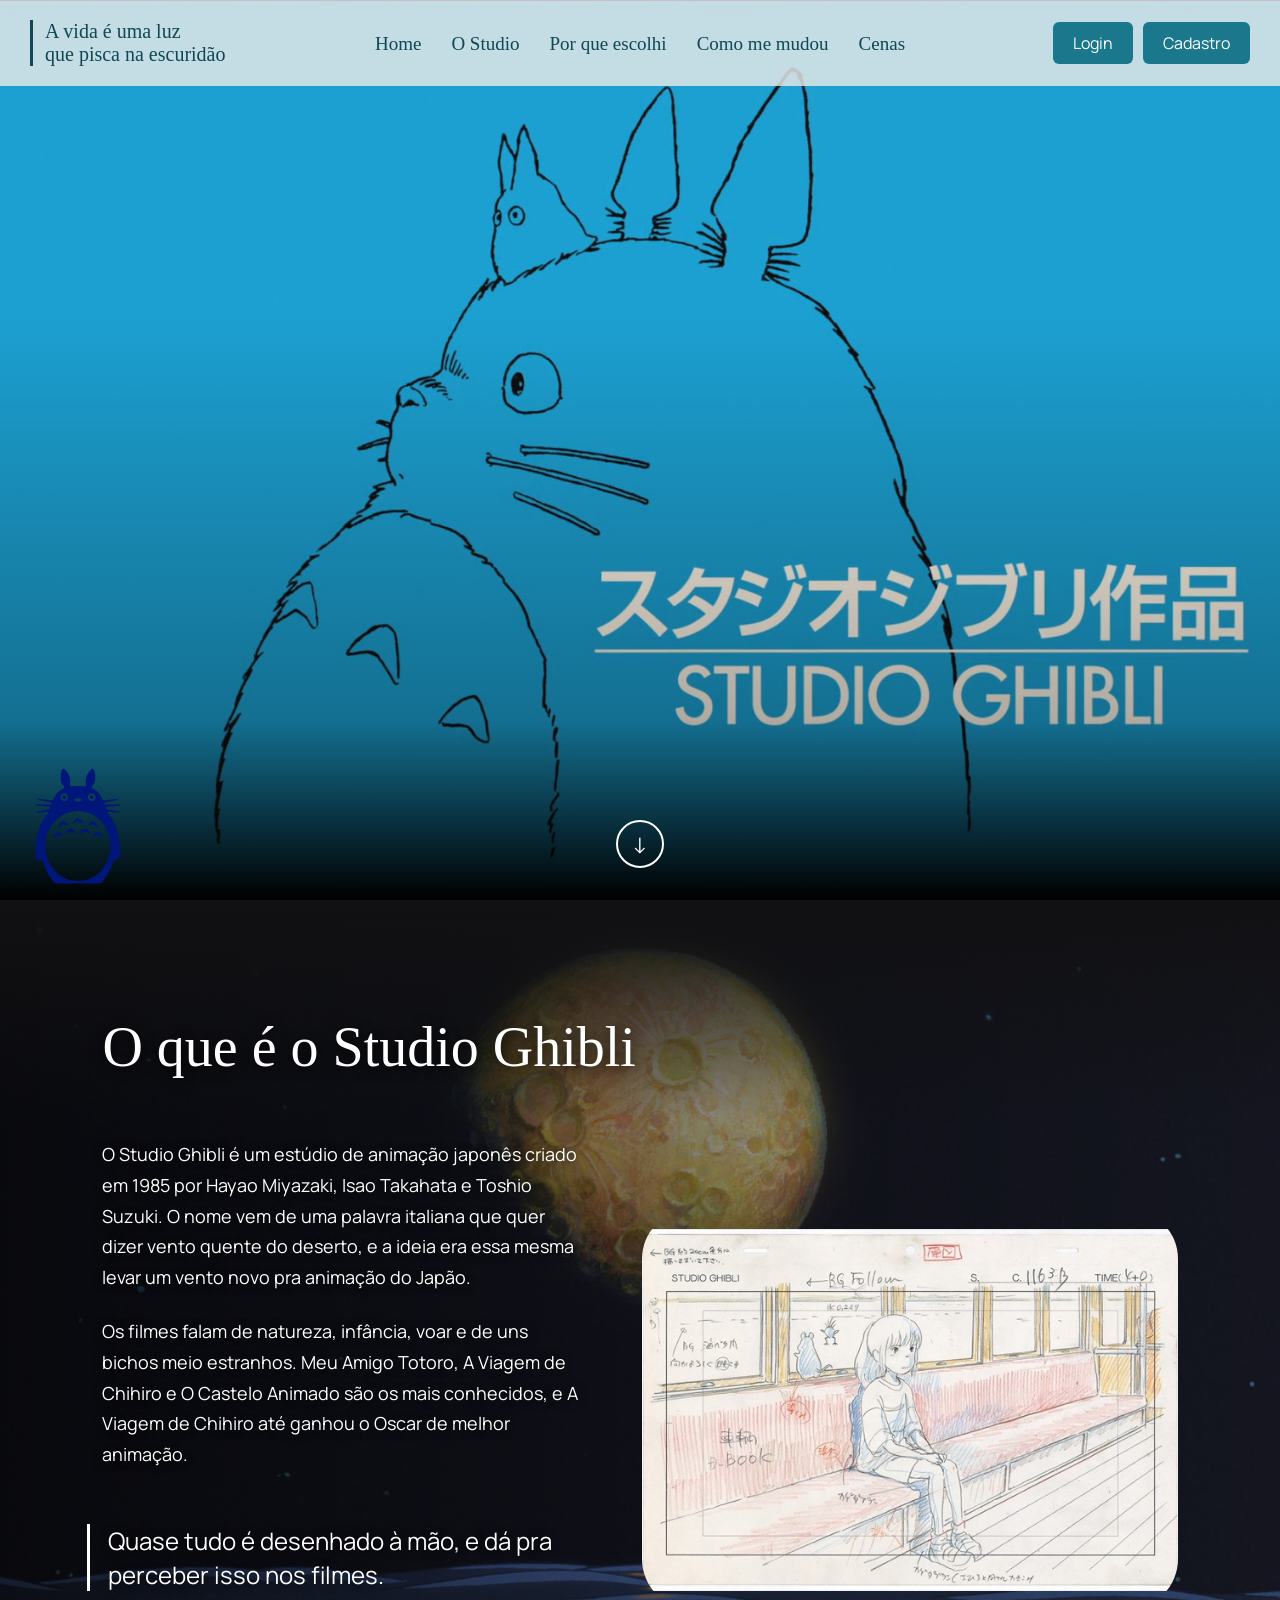
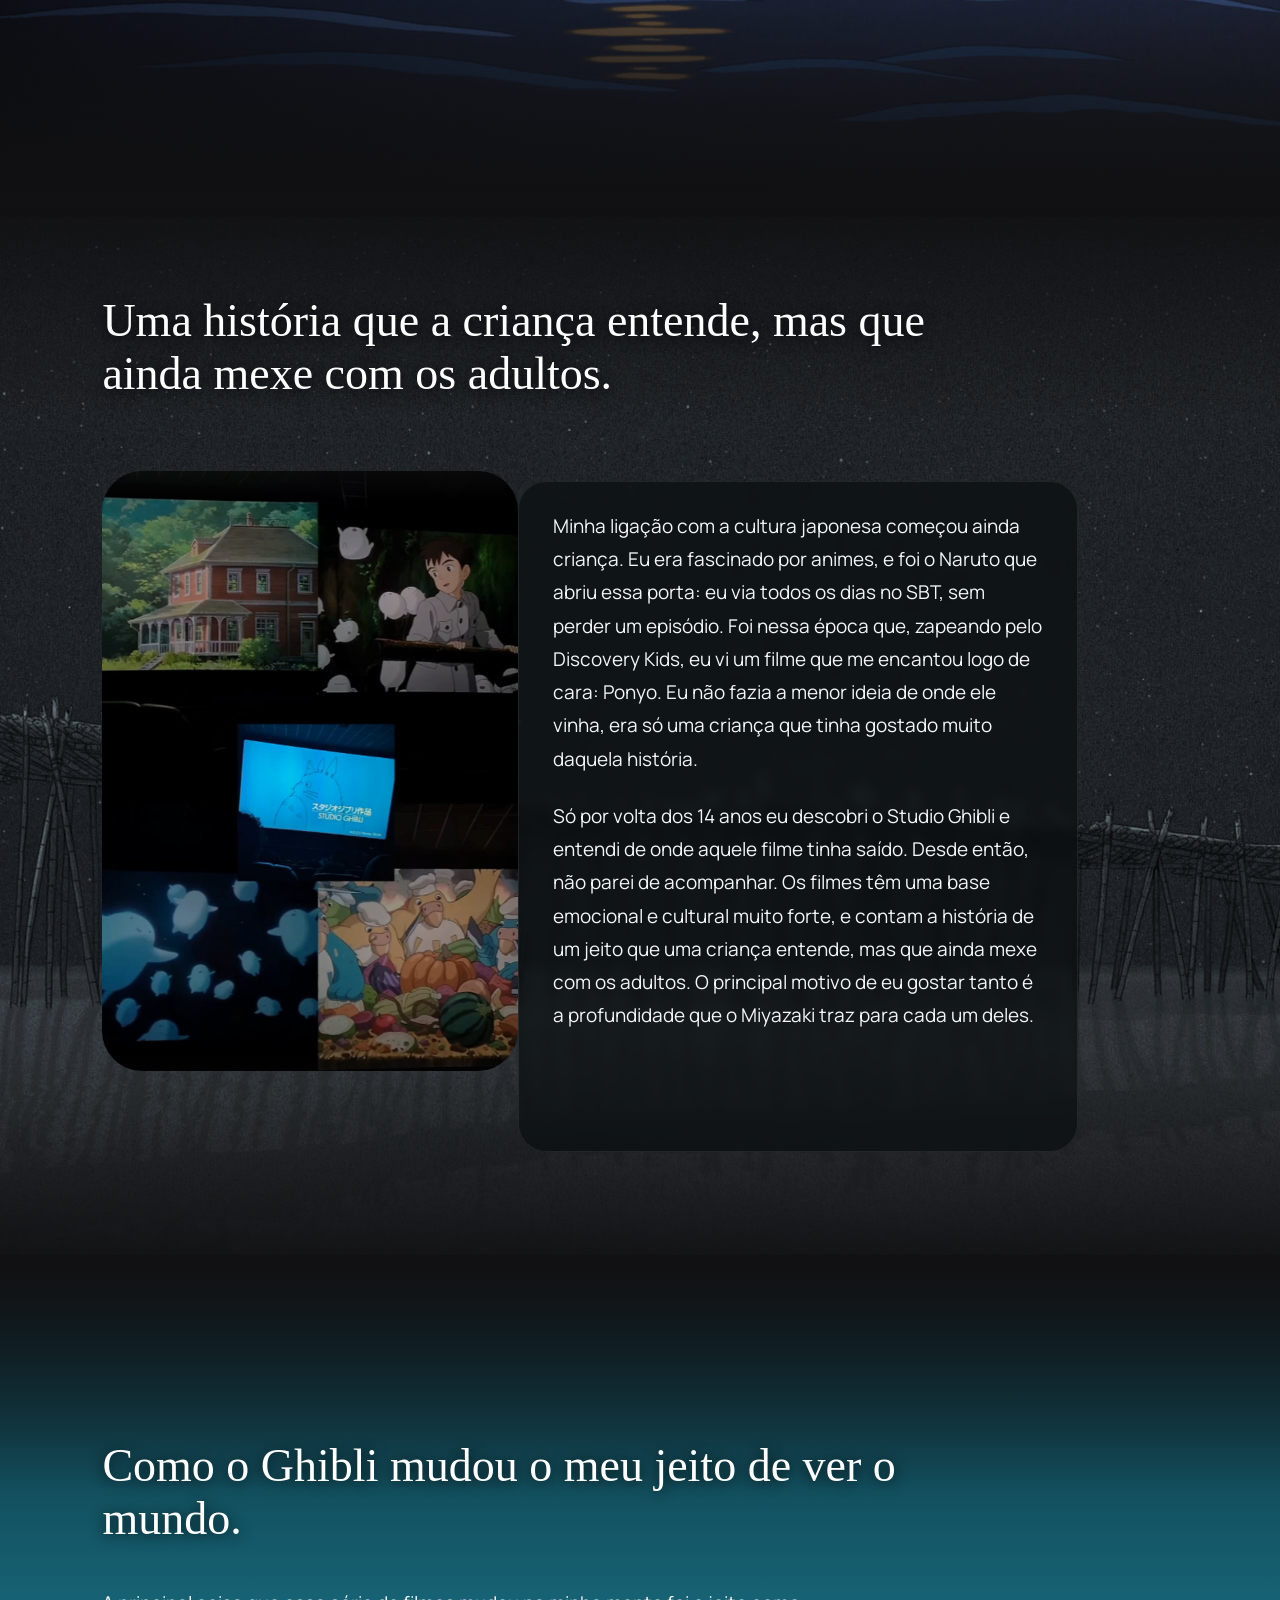
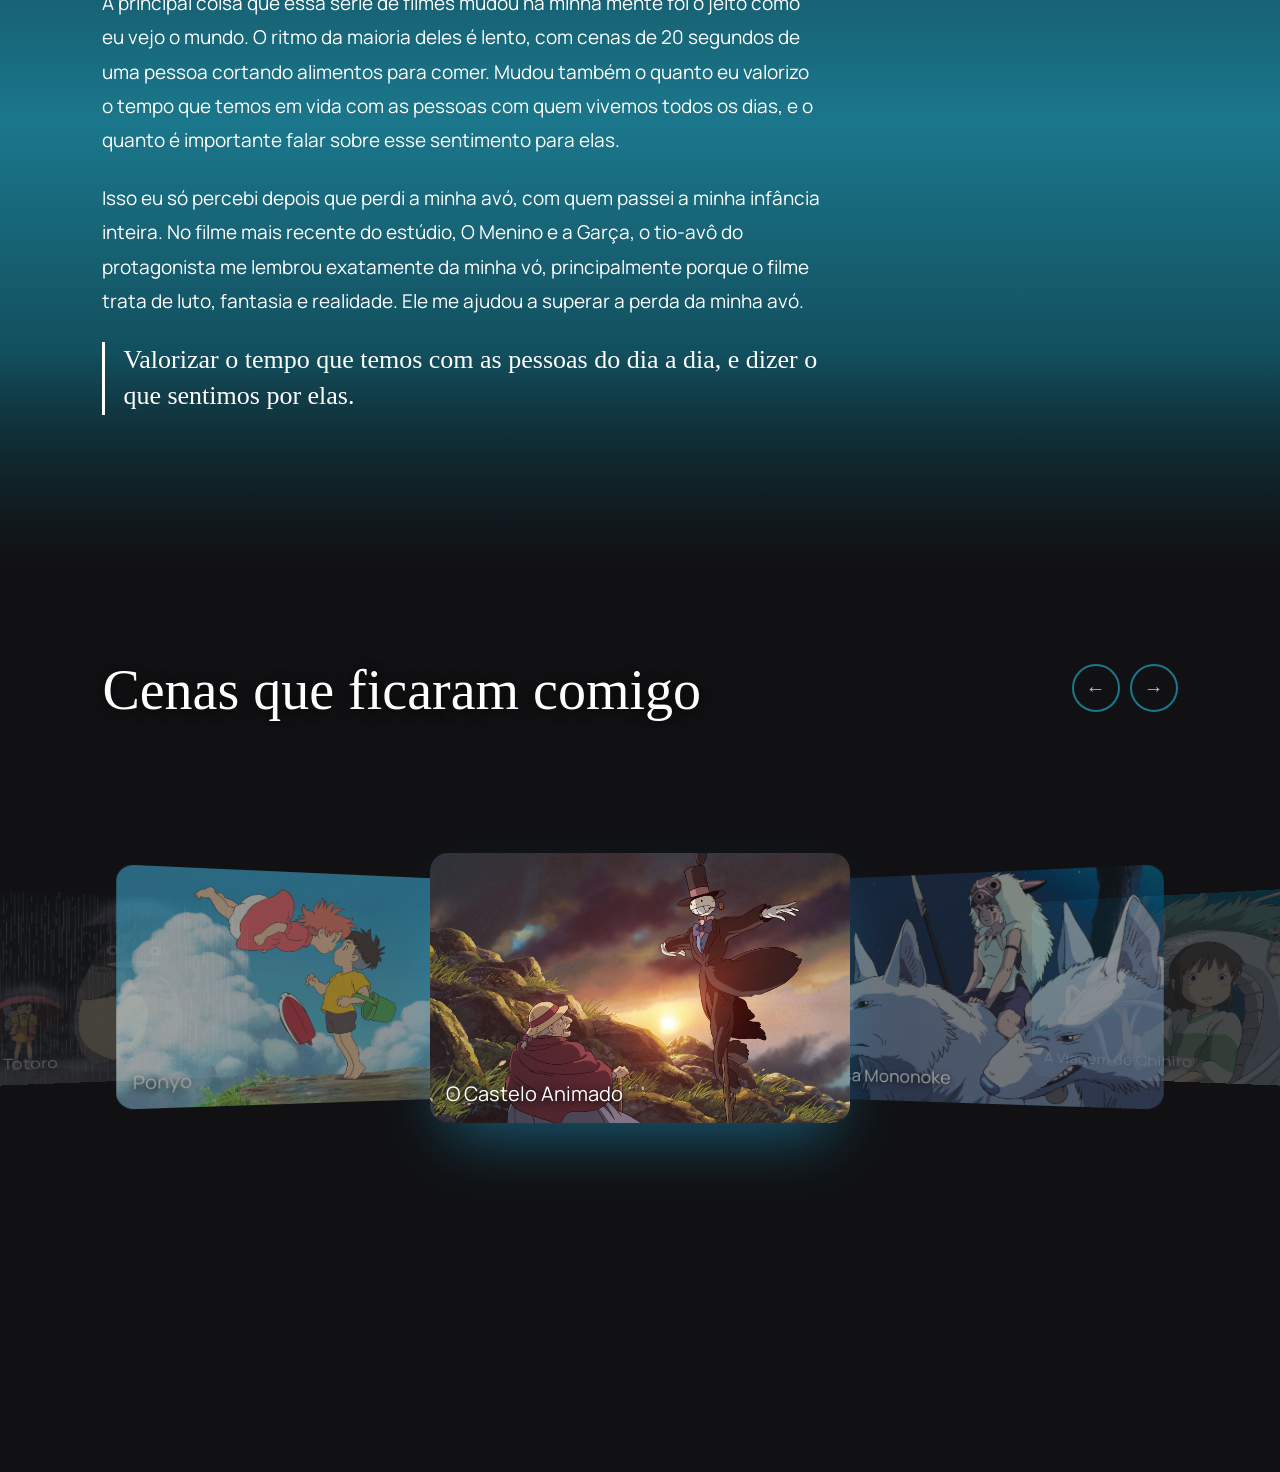
<file: public/index.html>
<!DOCTYPE html>
<html lang="pt-br">

<head>
    <meta charset="UTF-8">
    <meta name="viewport" content="width=device-width, initial-scale=1.0">
    <link rel="stylesheet" href="site.css">
    <link href="https://fonts.googleapis.com/css2?family=Manrope:wght@400;600;800&display=swap" rel="stylesheet">
    <title>Meu Ghibli</title>
</head>

<body>

    <!-- =====================================================
         BARRA DE NAVEGAÇÃO (fica fixa no topo, em todas as páginas)
         ===================================================== -->
    <header class="header">

        <section>
            <!-- coluna 1: frase da esquerda -->
            <p class="frase">A vida é uma luz <br> que pisca na escuridão</p>

            <!-- coluna 2: menu (cada link leva até o id da página) -->
            <nav>
                <p><a href="#inicio">Home</a></p>
                <p><a href="#sobre">O Studio</a></p>
                <p><a href="#porque">Por que escolhi</a></p>
                <p><a href="#como">Como me mudou</a></p>
                <p><a href="#cenas">Cenas</a></p>
            </nav>

            <!-- coluna 3: botões do canto direito -->
            <div class="botoes">
                <a href="login.html" class="botao">Login</a>
                <a href="cadastro.html" class="botao">Cadastro</a>
            </div>
        </section>


    </header>

    <!-- =====================================================
         PÁGINA 1 - TELA INICIAL (id="inicio")
         imagem do Totoro, seta que desce e pétalas caindo
         ===================================================== -->
    <section class="inicio" id="inicio">

        <!-- seta que leva para a página 2 -->
        <a class="desce" href="#sobre">↓</a>

        <!-- pétalas: left = posição na horizontal, duration = velocidade, delay = quando começa -->
        <span class="petala" style="left: 10%; animation-duration: 11s; animation-delay: -2s;"></span>
        <span class="petala" style="left: 30%; animation-duration: 14s; animation-delay: -7s;"></span>
        <span class="petala" style="left: 55%; animation-duration: 10s; animation-delay: -4s;"></span>
        <span class="petala" style="left: 75%; animation-duration: 10s; animation-delay: -5s;"></span>


    </section>

    <!-- =====================================================
         PÁGINA 2 - O QUE É O STUDIO GHIBLI (id="sobre")
         título em cima; texto à esquerda e foto (.quadrado) à direita
         ===================================================== -->
    <section class="sobre" id="sobre">

        <h2 class="sobre-titulo">O que é o Studio Ghibli</h2>

        <div class="sobre-conteudo">

            <div class="sobre-texto">
                <p>O Studio Ghibli é um estúdio de animação japonês criado em 1985 por Hayao Miyazaki, Isao Takahata e
                    Toshio Suzuki. O nome vem de uma palavra italiana que quer dizer vento quente do deserto, e a ideia
                    era essa mesma levar um vento novo pra animação do Japão.</p>

                <p>Os filmes falam de natureza, infância, voar e de uns bichos meio estranhos. Meu Amigo Totoro, A
                    Viagem de Chihiro e O Castelo Animado são os mais conhecidos, e A Viagem de Chihiro até ganhou o
                    Oscar de melhor animação.</p> <br>

                <p class="sobre-citacao">Quase tudo é desenhado à mão, e dá pra perceber isso nos filmes.</p>
            </div>

            <div class="sobre-foto"></div>

        </div>

    </section>

    <!-- =====================================================
         PÁGINA 3 - POR QUE ESCOLHI (id="porque")
         ainda vazia: o texto e as fotos entram aqui
         ===================================================== -->
    <section class="porque" id="porque">

        <h2 class="porque-titulo">Uma história que a criança entende, mas que ainda mexe com os adultos.</h2>

        <div class="porque-conteudo">

            <div class="porque-foto"></div>

            <div class="porque-texto">

                <p>Minha ligação com a cultura japonesa começou ainda criança. Eu era fascinado por animes, e foi o
                    Naruto que abriu essa porta: eu via todos os dias no SBT, sem perder um episódio.

                    Foi nessa época que, zapeando pelo Discovery Kids, eu vi um filme que me encantou logo de cara:
                    Ponyo. Eu não fazia a menor ideia de onde ele vinha, era só uma criança que tinha gostado muito
                    daquela história.</p>

                <p>Só por volta dos 14 anos eu descobri o Studio Ghibli e entendi de onde aquele filme tinha saído.
                    Desde então, não parei de acompanhar. Os filmes têm uma base emocional e cultural muito forte, e
                    contam a história de um jeito que uma criança entende, mas que ainda mexe com os adultos. O
                    principal motivo de eu gostar tanto é a profundidade que o Miyazaki traz para cada um deles.</p>
                <br> <br>




            </div>


        </div>


    </section>



    <!-- =====================================================
         PÁGINA 4 - COMO ME MUDOU (id="como")
         título e texto sobre como o Ghibli me mudou
         ===================================================== -->
    <section id="como" class="como">

        <h2 class="como-titulo">Como o Ghibli mudou o meu jeito de ver o mundo.</h2>

        <div class="como-conteudo">

            <p>A principal coisa que essa série de filmes mudou na minha mente foi o jeito como eu vejo o mundo. O ritmo
                da maioria deles é lento, com cenas de 20 segundos de uma pessoa cortando alimentos para comer. Mudou
                também o quanto eu valorizo o tempo que temos em vida com as pessoas com quem vivemos todos os dias, e o
                quanto é importante falar sobre esse sentimento para elas.</p>

            <p>Isso eu só percebi depois que perdi a minha avó, com quem passei a minha infância inteira. No filme mais
                recente do estúdio, O Menino e a Garça, o tio-avô do protagonista me lembrou exatamente da minha vó,
                principalmente porque o filme trata de luto, fantasia e realidade. Ele me ajudou a superar a perda da
                minha avó.</p>

            <p class="como-citacao">Valorizar o tempo que temos com as pessoas do dia a dia, e dizer o que sentimos por
                elas.</p>

        </div>

    </section>



    <!-- =====================================================
         PÁGINA 5 - CENAS (id="cenas")
         carrossel: o JavaScript no fim do arquivo troca as classes de cada cena
         ===================================================== -->

    <section class="cenas" id="cenas">

        <!-- linha de cima: título e setas -->
        <div class="cenas-topo">
            <h2 class="cenas-titulo">Cenas que ficaram comigo</h2>
            <div class="setas">
                <button id="ant">←</button>
                <button id="prox">→</button>
            </div>
        </div>

        <!-- as cenas (cada <div class="cena"> é uma; a imagem fica no style) -->
        <div class="palco">
            <div class="cena" style="background-image: url(assets/cena1.jpg)">Meu Amigo Totoro</div>
            <div class="cena" style="background-image: url(assets/cena2.jpg)">Ponyo</div>
            <div class="cena" style="background-image: url(assets/cena3.jpg)">O Castelo Animado</div>
            <div class="cena" style="background-image: url(assets/cena4.jpg)">Princesa Mononoke</div>
            <div class="cena" style="background-image: url(assets/cena5.jpg)">A Viagem de Chihiro</div>

        </div>
    </section>





    <!-- =====================================================
         TOTORO FLUTUANTE (fixo no canto, aparece em todas as páginas)
         ===================================================== -->
    <img class="personagem" src="assets/totoro azul escuro.svg" alt="Totoro">

</body>


<!-- =====================================================
     JAVASCRIPT DO CARROSSEL (página 5)
     ===================================================== -->
<script>

    // pega todas as cenas e guarda qual está no meio (atual = 2 é a terceira, a contagem começa no 0)
    var cenas = document.querySelectorAll('.cena');
    var atual = 2;

    // dá a cada cena a classe certa: atual, esquerda, direita, esquerda2 ou direita2
    function mostrar() {
        for (var i = 0; i < cenas.length; i++) {
            cenas[i].className = 'cena';

            if (i == atual) {
                cenas[i].className = 'cena atual';
            }
            if (i == atual - 1) {
                cenas[i].className = 'cena esquerda';
            }
            if (i == atual + 1) {
                cenas[i].className = 'cena direita';
            }
            if (i == atual - 2) {
                cenas[i].className = 'cena esquerda2';
            }
            if (i == atual + 2) {
                cenas[i].className = 'cena direita2';
            }
        }
    }

    // seta →: avança uma cena (se não for a última)
    document.getElementById('prox').onclick = function () {
        if (atual < cenas.length - 1) {
            atual = atual + 1;
            mostrar();
        }
    };

    // seta ←: volta uma cena (se não for a primeira)
    document.getElementById('ant').onclick = function () {
        if (atual > 0) {
            atual = atual - 1;
            mostrar();
        }
    };

    // roda uma vez ao abrir a página, para posicionar as cenas
    mostrar();

    var blocos = document.querySelectorAll('.sobre-titulo, .sobre-texto, .sobre-foto, .porque-titulo, .porque-foto, .porque-texto, .como-titulo, .como-conteudo, .cenas-topo');

    var observador = new IntersectionObserver(function (itens) {
        for (var i = 0; i < itens.length; i++) {
            if (itens[i].isIntersecting) {
                itens[i].target.classList.add('visivel');
            }
        }
    }, { threshold: 0.15 });

    for (var i = 0; i < blocos.length; i++) {
        blocos[i].classList.add('aparece');
        observador.observe(blocos[i]);
    }

</script>

</html>
</file>
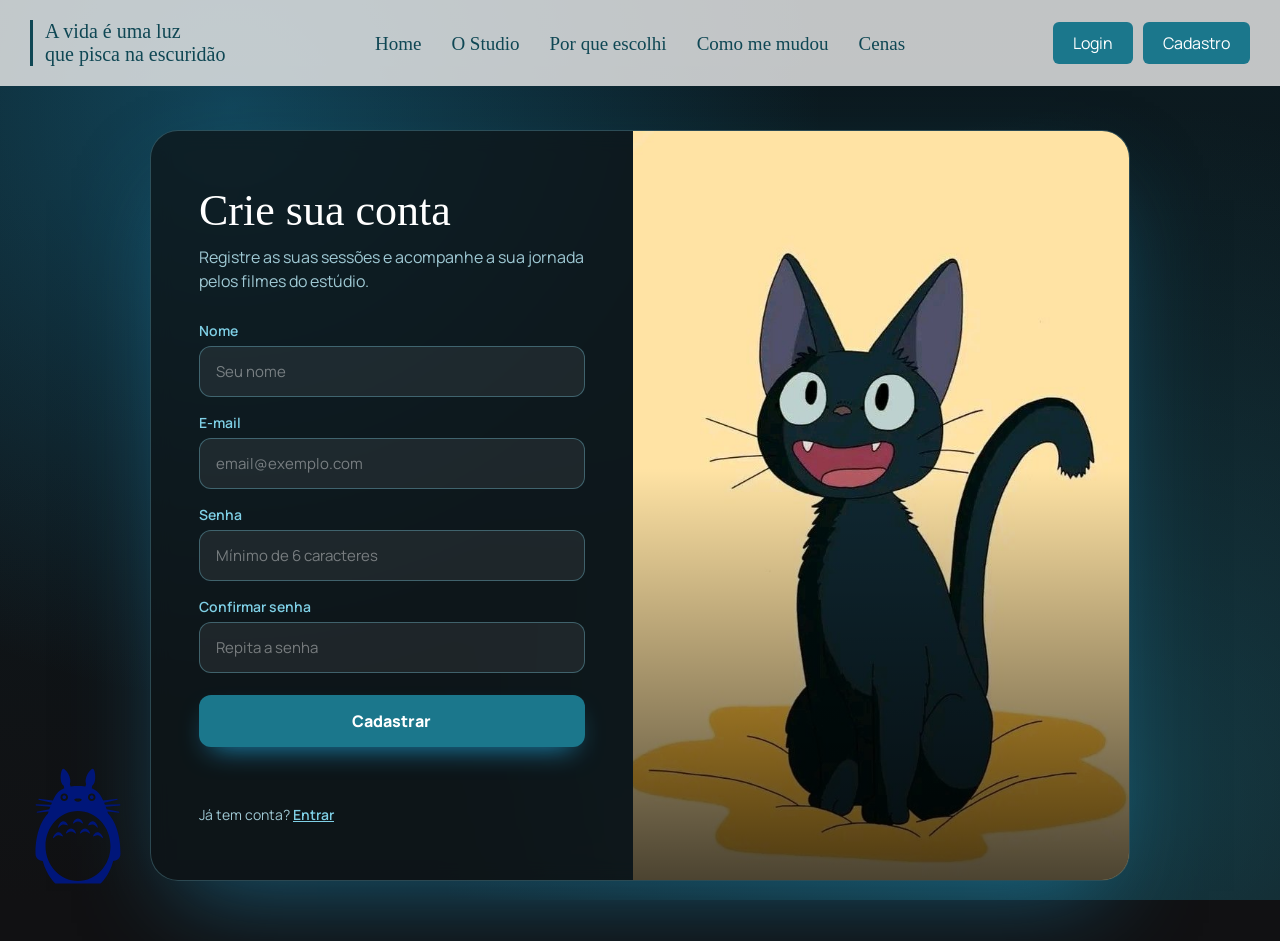
<file: public/cadastro.html>
<!DOCTYPE html>
<html lang="pt-br">

<head>
    <meta charset="UTF-8">
    <meta name="viewport" content="width=device-width, initial-scale=1.0">
    <title>Meu Ghibli | Cadastro</title>
    <link rel="stylesheet" href="ghibli.css">
    <link href="https://fonts.googleapis.com/css2?family=Manrope:wght@400;600;800&display=swap" rel="stylesheet">
</head>

<body>

    <header class="header">

        <section>
            <p class="frase">A vida é uma luz <br> que pisca na escuridão</p>

            <nav>
                <p><a href="index.html">Home</a></p>
                <p><a href="index.html#sobre">O Studio</a></p>
                <p><a href="index.html#porque">Por que escolhi</a></p>
                <p><a href="index.html#como">Como me mudou</a></p>
                <p><a href="index.html#cenas">Cenas</a></p>
            </nav>

            <div class="botoes">
                <a href="login.html" class="botao">Login</a>
                <a href="cadastro.html" class="botao">Cadastro</a>
            </div>
        </section>

    </header>

    <div class="petalas">
        <span class="petala" style="left: 8%; animation-duration: 12s; animation-delay: -3s;"></span>
        <span class="petala" style="left: 25%; animation-duration: 15s; animation-delay: -8s;"></span>
        <span class="petala" style="left: 46%; animation-duration: 11s; animation-delay: -5s;"></span>
        <span class="petala" style="left: 63%; animation-duration: 14s; animation-delay: -1s;"></span>
        <span class="petala" style="left: 80%; animation-duration: 12s; animation-delay: -9s;"></span>
        <span class="petala" style="left: 93%; animation-duration: 16s; animation-delay: -6s;"></span>
    </div>

    <div class="cartao invertido">
        <div class="imagem imagem-cadastro">
            
        </div>

        <div class="formulario">
            <h2>Crie sua conta</h2>
            <p class="subtitulo">Registre as suas sessões e acompanhe a sua jornada pelos filmes do estúdio.</p>

            <span class="input_div">Nome</span>
            <input id="nome_input" type="text" placeholder="Seu nome">

            <span class="input_div">E-mail</span>
            <input id="email_input" type="text" placeholder="email@exemplo.com">

            <span class="input_div">Senha</span>
            <input id="senha_input" type="password" placeholder="Mínimo de 6 caracteres">

            <span class="input_div">Confirmar senha</span>
            <input id="confirmacao_input" type="password" placeholder="Repita a senha">

            <button onclick="cadastrar()">Cadastrar</button>

            <div class="mensagem" id="mensagem"></div>

            <p class="link">Já tem conta? <a href="login.html">Entrar</a></p>
        </div>
    </div>

    <img class="personagem" src="assets/totoro azul escuro.svg" alt="Totoro">

    <script>
        function cadastrar() {
            let nomeVar = nome_input.value;
            let emailVar = email_input.value;
            let senhaVar = senha_input.value;
            let confirmacaoVar = confirmacao_input.value;

            let campos = [nomeVar, emailVar, senhaVar, confirmacaoVar];
            let vazios = 0;

            for (let i = 0; i < campos.length; i++) {
                if (campos[i] == "") {
                    vazios = vazios + 1;
                }
            }

            if (vazios > 0) {
                mensagem.innerHTML = "Preencha todos os campos.";
            } else if (senhaVar.length < 6) {
                mensagem.innerHTML = "A senha precisa ter pelo menos 6 caracteres.";
            } else if (senhaVar != confirmacaoVar) {
                mensagem.innerHTML = "As senhas não são iguais.";
            } else {
                mensagem.innerHTML = "Cadastrando...";

                fetch("/usuarios/cadastrar", {
                    method: "POST",
                    headers: {
                        "Content-Type": "application/json"
                    },
                    body: JSON.stringify({
                        nomeServer: nomeVar,
                        emailServer: emailVar,
                        senhaServer: senhaVar
                    })
                }).then(function (resposta) {
                    if (resposta.ok) {
                        mensagem.innerHTML = "Cadastro feito! Indo para o login...";

                        setTimeout(function () {
                            window.location = "login.html";
                        }, 2000);
                    } else {
                        resposta.text().then(function (texto) {
                            mensagem.innerHTML = texto;
                        });
                    }
                }).catch(function (erro) {
                    console.log(erro);
                    mensagem.innerHTML = "Não consegui falar com a API. Ela está ligada?";
                });
            }
        }
    </script>

</body>

</html>
</file>
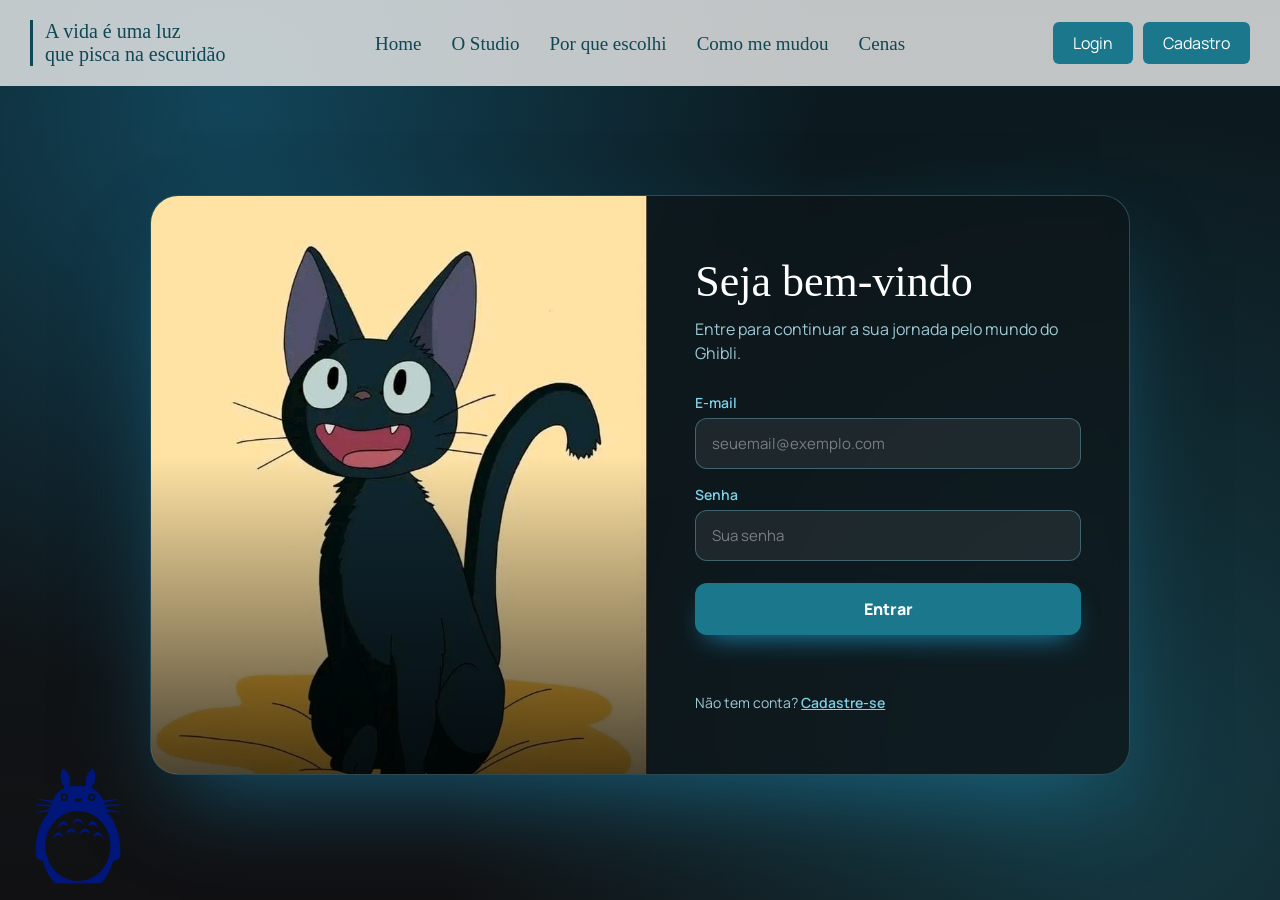
<file: public/login.html>
<!DOCTYPE html>
<html lang="pt-br">

<head>
    <meta charset="UTF-8">
    <meta name="viewport" content="width=device-width, initial-scale=1.0">
    <title>Meu Ghibli | Login</title>
    <link rel="stylesheet" href="ghibli.css">
    <link href="https://fonts.googleapis.com/css2?family=Manrope:wght@400;600;800&display=swap" rel="stylesheet">
</head>

<body>

    <header class="header">

        <section>
            <p class="frase">A vida é uma luz <br> que pisca na escuridão</p>

            <nav>
                <p><a href="index.html">Home</a></p>
                <p><a href="index.html#sobre">O Studio</a></p>
                <p><a href="index.html#porque">Por que escolhi</a></p>
                <p><a href="index.html#como">Como me mudou</a></p>
                <p><a href="index.html#cenas">Cenas</a></p>
            </nav>

            <div class="botoes">
                <a href="login.html" class="botao">Login</a>
                <a href="cadastro.html" class="botao">Cadastro</a>
            </div>
        </section>

    </header>

    <div class="petalas">
        <span class="petala" style="left: 8%; animation-duration: 12s; animation-delay: -3s;"></span>
        <span class="petala" style="left: 25%; animation-duration: 15s; animation-delay: -8s;"></span>
        <span class="petala" style="left: 46%; animation-duration: 11s; animation-delay: -5s;"></span>
        <span class="petala" style="left: 63%; animation-duration: 14s; animation-delay: -1s;"></span>
        <span class="petala" style="left: 80%; animation-duration: 12s; animation-delay: -9s;"></span>
        <span class="petala" style="left: 93%; animation-duration: 16s; animation-delay: -6s;"></span>
    </div>

    <div class="cartao">
        <div class="imagem imagem-login">
            
        </div>

        <div class="formulario">
            <h2>Seja bem-vindo</h2>
            <p class="subtitulo">Entre para continuar a sua jornada pelo mundo do Ghibli.</p>

            <span class="input_div">E-mail</span>
            <input id="email_input" type="text" placeholder="seuemail@exemplo.com">

            <span class="input_div">Senha</span>
            <input id="senha_input" type="password" placeholder="Sua senha">

            <button onclick="entrar()">Entrar</button>

            <div class="mensagem" id="mensagem"></div>

            <p class="link">Não tem conta? <a href="cadastro.html">Cadastre-se</a></p>
        </div>
    </div>

    <img class="personagem" src="assets/totoro azul escuro.svg" alt="Totoro">

    <script>
        function entrar() {
            let emailVar = email_input.value;
            let senhaVar = senha_input.value;

            let campos = [emailVar, senhaVar];
            let vazios = 0;

            for (let i = 0; i < campos.length; i++) {
                if (campos[i] == "") {
                    vazios = vazios + 1;
                }
            }

            if (vazios > 0) {
                mensagem.innerHTML = "Preencha o e-mail e a senha.";
            } else {
                mensagem.innerHTML = "Entrando...";

                fetch("/usuarios/autenticar", {
                    method: "POST",
                    headers: {
                        "Content-Type": "application/json"
                    },
                    body: JSON.stringify({
                        emailServer: emailVar,
                        senhaServer: senhaVar
                    })
                }).then(function (resposta) {
                    if (resposta.ok) {
                        resposta.json().then(function (json) {
                            sessionStorage.ID_USUARIO = json.id;
                            sessionStorage.NOME_USUARIO = json.nome;
                            sessionStorage.EMAIL_USUARIO = json.email;

                            mensagem.innerHTML = "Bem-vindo(a), " + json.nome + "!";
                        });
                    } else {
                        resposta.text().then(function (texto) {
                            mensagem.innerHTML = texto;
                        });
                    }
                }).catch(function (erro) {
                    console.log(erro);
                    mensagem.innerHTML = "Não consegui falar com a API. Ela está ligada?";
                });
            }
        }
    </script>

</body>

</html>
</file>
<file: public/site.css>
/* =====================================================
   ÍNDICE
   1. GERAL
   2. BARRA DE NAVEGAÇÃO
   3. PÁGINA 1 - TELA INICIAL ....... #inicio  (classes: inicio, desce, petala)
   4. PÁGINA 2 - O STUDIO ........... #sobre   (classes: sobre-...)
   5. PÁGINA 3 - POR QUE ESCOLHI .... #porque  (classes: porque-...)
   6. PÁGINA 4 - COMO ME MUDOU ...... #como    (classes: como)
   7. PÁGINA 5 - CENAS .............. #cenas   (classes: cenas-..., palco, cena)
   8. TOTORO FLUTUANTE .............. aparece em todas as páginas
   9. SUAVIDADE ..................... transições entre as páginas e legibilidade
   ===================================================== */


/* =====================================================
   1. GERAL (vale para o site todo)
   ===================================================== */

body {
    background-color: #111113;
    font-family: 'Manrope', sans-serif;
    margin: 0;
}

html {
    scroll-behavior: smooth;
}

* {
    box-sizing: border-box;
}


/* =====================================================
   2. BARRA DE NAVEGAÇÃO (fixa no topo)
   ===================================================== */

.header {
    position: fixed;
    top: 0;
    width: 100%;
    z-index: 10;
}

/* faixa cinza: 3 colunas (frase | menu | botões) */
.header section {
    background-color: #e8e8e8d3;
    padding: 20px 30px;
    display: grid;
    grid-template-columns: 1fr auto 1fr;
    align-items: center;
}

/* texto da barra (frase e links do menu) */
.header p {
    font-size: 20px;
    margin: 0;
    text-align: left;
    color: #0f4754;
    font-family: fantasy;
}

.frase {
    border-left: 3px solid #0f4754;
    padding-left: 12px;
    justify-self: start;
}

.header nav {
    display: flex;
    gap: 30px;
    text-decoration: none;
}

.header nav a {
    text-decoration: none;
    color: #0f4754;
    font-size: 19px;
}

.botao {
    background-color: #1B778C;
    color: white;
    text-decoration: none;
    padding: 10px 20px;
    border-radius: 6px;
    font-size: 16px;
}

.botoes {
    justify-self: end;
    display: flex;
    gap: 10px;
}


/* =====================================================
   3. PÁGINA 1 - TELA INICIAL (#inicio)
   ===================================================== */

.inicio {
    min-height: 100vh;
    padding: 100px 6vw;
    display: flex;
    justify-content: flex-start;
    align-items: center;
    background-size: cover;
    background-position: center;
    background-repeat: no-repeat;
    position: relative;
    overflow: hidden;
    background-image:
        linear-gradient(to top, rgba(0, 0, 0, 1) 0%, rgba(0, 0, 0, 0.30) 20%, rgba(0, 0, 0, 0) 65%),
        url("assets/Studio-Ghibli-Logo.jpg");
}

/* seta redonda que leva para a página 2 */
.desce {
    position: absolute;
    bottom: 32px;
    left: 50%;
    margin-left: -24px;
    width: 48px;
    height: 48px;
    border: 2px solid white;
    border-radius: 50%;
    display: grid;
    place-items: center;
    color: white;
    text-decoration: none;
    font-size: 22px;
    animation: desce 2s ease-in-out infinite;
}

@keyframes desce {
    50% {
        transform: translateY(10px);
    }
}

/* pétalas (posição e tempo de cada uma ficam no HTML) */
.petala {
    position: absolute;
    top: -20px;
    width: 10px;
    height: 14px;
    background: white;
    border-radius: 70% 0 70% 0;
    opacity: 0.75;
    animation: cai linear infinite;
}

@keyframes cai {
    to {
        transform: translate(70px, 108vh) rotate(540deg);
    }
}


/* =====================================================
   4. PÁGINA 2 - O STUDIO (#sobre)
   Tudo daqui é SÓ da página 2: pode mexer à vontade.
   ===================================================== */

/* fundo da página (imagem do Ponyo) */
.sobre {
    min-height: 100vh;
    background-image:
        linear-gradient(to right, rgba(0, 0, 0, 0.72) 0%, rgba(0, 0, 0, 0.4) 55%, rgba(0, 0, 0, 0.15) 100%),
        url(assets/ponyo038.jpg);
    background-size: 125%;
    background-position: center;
    background-repeat: no-repeat;
    padding: 120px 8vw;
    padding-top: 135px;
}

/* título grande */
.sobre-titulo {
    margin: 0;
    max-width: 900px;
    color: white;
    font-size: 56px;
    font-weight: 100;
    line-height: 1.15;
    font-family: fantasy;
    position: relative;
    bottom: 20px;
}

/* caixa que põe texto (esquerda) e foto (direita) lado a lado */
.sobre-conteudo {
    display: flex;
    justify-content: space-between;
    align-items: flex-start;
    gap: 60px;
    margin-top: 40px;
}

/* coluna do texto */
.sobre-texto {
    max-width: 480px;
    color: white;
    font-size: 18px;
    line-height: 1.7;
    text-shadow: 0 1px 10px rgba(0, 0, 0, 0.7);
}

/* espaço embaixo de cada parágrafo */
.sobre-texto p {
    margin: 0 0 24px;
}

/* frase em destaque, com a linha lateral */
.sobre-citacao {
    border-left: 3px solid white;
    padding-left: 18px;
    font-size: 24px;
    line-height: 1.4;
    position: relative;
    right: 15px;
}

/* foto da direita */
.sobre-foto {
    width: 630px;
    height: 400px;
    background-image: url(assets/Studio-Ghibli-Layout-Exhibition-3.jpg  );
    background-size: 101.5%;
    background-position: center;
    background-repeat: no-repeat;
    border-radius: 50px;
    position: relative;
    top: 70px;
}


/* =====================================================
   5. PÁGINA 3 - POR QUE ESCOLHI (#porque)
   Tudo daqui é SÓ da página 3: pode mexer à vontade.
   ===================================================== */

/* fundo da página */
.porque {
    min-height: 100vh;
    background-image:
        linear-gradient(rgba(0, 0, 0, 0.35), rgba(0, 0, 0, 0.35)),
        url(assets/pretobb.jpg);
    background-position: center;
    background-repeat: no-repeat;
    padding: 120px 8vw;
    padding-top: 135px;
}

/* título grande */
.porque-titulo {
    margin: 0;
    max-width: 900px;
    color: white;
    font-size: 46px;
    font-weight: 100;
    line-height: 1.15;
    font-family: fantasy;
    position: relative;
    bottom: 40px;
}

/* caixa que põe texto e fotos lado a lado */
.porque-conteudo {
    display: flex;
    justify-content: space-between;
    align-items: flex-start;
    gap: 60px;
    margin-top: 40px;
}

/* coluna do texto */
.porque-texto {
    max-width: 560px;
    color: #f2f6f7;
    font-size: 19px;
    line-height: 1.75;
    position: relative;
    right: 100px;
    padding: 28px 34px;
    background-color: rgba(8, 12, 14, 0.62);
    border: 1px solid rgba(255, 255, 255, 0.08);
    border-radius: 28px;
    backdrop-filter: blur(6px);
}

.porque-texto p {
    margin: 0 0 24px;
}

/* frase em destaque, com a linha lateral */
.porque-citacao {
    border-left: 3px solid white;
    padding-left: 18px;
    font-size: 24px;
    line-height: 1.4;
    position: relative;
    right: 15px;
}

/* foto da esquerda */
.porque-foto {
    height: 600px;
    aspect-ratio: 9 / 13;
    flex-shrink: 0;
    background-image: url(assets/colagem_ghibli.jpg  );
    background-size: cover;
    background-position: center;
    background-repeat: no-repeat;
    border-radius: 40px;
    position: relative;
    bottom: 10px;
}

/* =====================================================
   6. PÁGINA 4 - COMO ME MUDOU (#como)
   Tudo daqui é SÓ da página 4: pode mexer à vontade.
   ===================================================== */

.como {
    min-height: 100vh;
    padding: 135px 8vw 100px;
    display: flex;
    flex-direction: column;
    justify-content: center;
    position: relative;
    overflow: hidden;
    background-image: linear-gradient(to bottom, #0a2a33 0%, #1B778C 50%, #0a2a33 100%);
}

/* título grande */
.como-titulo {
    margin: 0 0 40px;
    max-width: 900px;
    color: white;
    font-size: 46px;
    font-weight: 100;
    line-height: 1.15;
    font-family: fantasy;
}

/* coluna do texto */
.como-conteudo {
    max-width: 720px;
    color: white;
    font-size: 19px;
    line-height: 1.8;
}

.como-conteudo p {
    margin: 0 0 24px;
}

/* frase em destaque, com a linha lateral */
.como-citacao {
    border-left: 3px solid white;
    padding-left: 18px;
    margin-top: 36px;
    font-family: fantasy;
    font-weight: 100;
    font-size: 26px;
    line-height: 1.4;
}


/* =====================================================
   7. PÁGINA 5 - CENAS (#cenas) - carrossel flutuante
   Tudo daqui é SÓ da página 5.
   ===================================================== */

.cenas {
    min-height: 100vh;
    padding: 135px 8vw 80px;
    background-color: #111113;
    overflow: hidden;
}

/* linha de cima: título à esquerda e setas à direita */
.cenas-topo {
    display: flex;
    justify-content: space-between;
    align-items: flex-end;
    position: relative;
    bottom: 43px;
}

/* título da página */
.cenas-titulo {
    margin: 0;
    max-width: 900px;
    color: white;
    font-size: 56px;
    font-weight: 100;
    line-height: 1.15;
    font-family: fantasy;
    position: relative;
    bottom: 20px;
}

.setas {
    display: flex;
    gap: 10px;
    margin-bottom: 30px;
}

.setas button {
    width: 48px;
    height: 48px;
    border-radius: 50%;
    border: 2px solid #1B778C;
    background: transparent;
    color: #7fd0e6;
    font-size: 20px;
    cursor: pointer;
}

.setas button:hover {
    background-color: #1B778C;
    color: white;
}

/* área onde as cenas ficam empilhadas, com efeito 3D */
.palco {
    position: relative;
    top: 48px;
    height: 340px;
    perspective: 1000px;
}

/* cada cena: por padrão escondida no meio */
.cena {
    position: absolute;
    top: 20px;
    left: 50%;
    width: 420px;
    height: 270px;
    margin-left: -210px;
    padding: 16px;
    border-radius: 18px;
    background-color: #1B778C;
    background-size: cover;
    background-position: center;
    color: white;
    font-size: 20px;
    text-shadow: 0 2px 8px black;
    display: flex;
    align-items: flex-end;
    opacity: 0;
    transform: scale(0.7);
    transition: transform 0.6s, opacity 0.6s;
    animation: boia 5s ease-in-out infinite;
}

/* cena do meio (classe colocada pelo JavaScript) */
.cena.atual {
    opacity: 1;
    transform: scale(1);
    z-index: 3;
    box-shadow: 0 30px 60px -20px rgba(31, 160, 212, 0.55);
}

.cena.esquerda {
    opacity: 0.6;
    transform: translateX(-320px) scale(0.85) rotateY(18deg);
    z-index: 2;
}

.cena.direita {
    opacity: 0.6;
    transform: translateX(320px) scale(0.85) rotateY(-18deg);
    z-index: 2;
}

.cena.esquerda2 {
    opacity: 0.3;
    transform: translateX(-560px) scale(0.7) rotateY(25deg);
    z-index: 1;
}

.cena.direita2 {
    opacity: 0.3;
    transform: translateX(560px) scale(0.7) rotateY(-25deg);
    z-index: 1;
}

@keyframes boia {
    50% {
        translate: 0 -14px;
    }
}


/* =====================================================
   8. TOTORO FLUTUANTE (fixo no canto, em todas as páginas)
   ===================================================== */

.personagem {
    position: fixed;
    left: 18px;
    bottom: 14px;
    width: 120px;
    z-index: 5;
    pointer-events: none;
    animation: flutuar 3.4s ease-in-out infinite;
}

@keyframes flutuar {

    0%,
    100% {
        transform: translateY(0) rotate(-2deg);
    }

    50% {
        transform: translateY(-14px) rotate(2deg);
    }
}


/* =====================================================
   9. SUAVIDADE ENTRE AS PÁGINAS E LEGIBILIDADE
   O fim de cada página escurece e o começo da próxima clareia,
   então a troca acontece passando pelo escuro, sem corte.
   ===================================================== */

.sobre,
.porque {
    position: relative;
}

.sobre::before,
.porque::before,
.como::before {
    content: "";
    position: absolute;
    top: 0;
    left: 0;
    width: 100%;
    height: 220px;
    background: linear-gradient(to bottom, #111113, rgba(17, 17, 19, 0));
    pointer-events: none;
}

.sobre::after,
.porque::after,
.como::after {
    content: "";
    position: absolute;
    bottom: 0;
    left: 0;
    width: 100%;
    height: 220px;
    background: linear-gradient(to top, #111113, rgba(17, 17, 19, 0));
    pointer-events: none;
}

/* o conteúdo fica por cima dos degradês */
.sobre > *,
.porque > *,
.como > * {
    position: relative;
    z-index: 1;
}

/* sombra nos títulos para ler melhor sobre as imagens */
.sobre-titulo,
.porque-titulo,
.como-titulo,
.cenas-titulo {
    text-shadow: 0 2px 14px rgba(0, 0, 0, 0.8);
}

/* os blocos surgem aos poucos quando você chega neles (o JavaScript do index.html coloca as classes) */
.aparece {
    opacity: 0;
    transform: translateY(40px);
    transition: opacity 1s ease, transform 1s ease;
}

.aparece.visivel {
    opacity: 1;
    transform: translateY(0);
}

@media (prefers-reduced-motion: reduce) {
    .aparece {
        opacity: 1;
        transform: none;
        transition: none;
    }
}
</file>
<file: public/ghibli.css>
* {
    box-sizing: border-box;
    margin: 0;
    padding: 0;
}

html {
    scroll-behavior: smooth;
}

body {
    min-height: 100vh;
    display: flex;
    align-items: center;
    justify-content: center;
    padding: 130px 24px 60px;
    font-family: 'Manrope', sans-serif;
    color: white;
    background-color: #111113;
    background-image:
        radial-gradient(circle at 18% 12%, rgba(31, 160, 212, 0.32), transparent 45%),
        radial-gradient(circle at 88% 88%, rgba(27, 119, 140, 0.4), transparent 50%),
        linear-gradient(#0b1b21, #111113);
    background-attachment: fixed;
    overflow-x: hidden;
}

.header {
    position: fixed;
    top: 0;
    width: 100%;
    z-index: 10;
}

.header section {
    background-color: #e8e8e8d3;
    padding: 20px 30px;
    display: grid;
    grid-template-columns: 1fr auto 1fr;
    align-items: center;
}

.header p {
    font-size: 20px;
    margin: 0;
    text-align: left;
    color: #0f4754;
    font-family: fantasy;
}

.frase {
    border-left: 3px solid #0f4754;
    padding-left: 12px;
    justify-self: start;
}

.header nav {
    display: flex;
    gap: 30px;
}

.header nav a {
    text-decoration: none;
    color: #0f4754;
    font-size: 19px;
}

.botao {
    background-color: #1B778C;
    color: white;
    text-decoration: none;
    padding: 10px 20px;
    border-radius: 6px;
    font-size: 16px;
    transition: background-color 0.3s;
}

.botao:hover {
    background-color: #339ab1;
}

.botoes {
    justify-self: end;
    display: flex;
    gap: 10px;
}

.petalas {
    position: fixed;
    top: 0;
    left: 0;
    width: 100%;
    height: 100%;
    overflow: hidden;
    pointer-events: none;
    z-index: 1;
}

.petala {
    position: absolute;
    top: -20px;
    width: 10px;
    height: 14px;
    background: white;
    border-radius: 70% 0 70% 0;
    opacity: 0.75;
    animation: cai linear infinite;
}

@keyframes cai {
    to {
        transform: translate(70px, 108vh) rotate(540deg);
    }
}

.cartao {
    position: relative;
    z-index: 2;
    display: flex;
    width: 100%;
    max-width: 980px;
    min-height: 580px;
    background-color: rgba(14, 22, 26, 0.78);
    border: 1px solid rgba(127, 208, 230, 0.28);
    border-radius: 28px;
    overflow: hidden;
    box-shadow: 0 40px 90px -30px rgba(31, 160, 212, 0.5);
    backdrop-filter: blur(10px);
    animation: entrar 1s ease both;
}

@keyframes entrar {
    from {
        opacity: 0;
        transform: translateY(30px);
    }

    to {
        opacity: 1;
        transform: translateY(0);
    }
}

.cartao.invertido {
    flex-direction: row-reverse;
}

.imagem {
    flex: 1.1;
    display: flex;
    align-items: flex-end;
    padding: 36px;
    background-size: cover;
    background-position: center;
    background-repeat: no-repeat;
}

.imagem-frase {
    max-width: 320px;
    font-family: fantasy;
    font-size: 38px;
    font-weight: 100;
    line-height: 1.15;
    color: white;
    text-shadow: 0 2px 16px rgba(0, 0, 0, 0.7);
}

.imagem-login {
    background-image:
        linear-gradient(to top, rgba(0, 0, 0, 0.7) 0%, rgba(0, 0, 0, 0) 55%),
        url("assets/ghibli-login.jpg"),
        radial-gradient(circle at 30% 25%, rgba(127, 208, 230, 0.5), transparent 40%),
        linear-gradient(to bottom, #0f4754, #1B778C 65%, #0b2f38);
}

.imagem-cadastro {
    background-image:
        linear-gradient(to top, rgba(0, 0, 0, 0.7) 0%, rgba(0, 0, 0, 0) 55%),
        url("assets/ghibli-login.jpg"),
        radial-gradient(circle at 70% 25%, rgba(127, 208, 230, 0.5), transparent 40%),
        linear-gradient(to bottom, #0b2f38, #1B778C 60%, #0f4754);
}

.formulario {
    flex: 1;
    display: flex;
    flex-direction: column;
    justify-content: center;
    padding: 56px 48px;
}

.formulario h2 {
    margin-bottom: 10px;
    font-family: fantasy;
    font-size: 44px;
    font-weight: 100;
    line-height: 1.1;
    color: white;
}

.subtitulo {
    margin-bottom: 28px;
    color: #9fc9d4;
    line-height: 1.5;
}

.input_div {
    display: block;
    margin-bottom: 6px;
    font-size: 14px;
    font-weight: 600;
    color: #7fd0e6;
}

input {
    width: 100%;
    padding: 14px 16px;
    margin-bottom: 16px;
    border: 1px solid rgba(127, 208, 230, 0.35);
    border-radius: 12px;
    font-family: inherit;
    font-size: 15px;
    background-color: rgba(255, 255, 255, 0.07);
    color: white;
    transition: border-color 0.3s, box-shadow 0.3s;
}

input::placeholder {
    color: rgba(255, 255, 255, 0.4);
}

input:focus {
    outline: none;
    border-color: #7fd0e6;
    box-shadow: 0 0 0 4px rgba(127, 208, 230, 0.18);
}

button {
    width: 100%;
    padding: 15px;
    margin-top: 6px;
    border: none;
    border-radius: 12px;
    background-color: #1B778C;
    color: white;
    font-family: inherit;
    font-size: 16px;
    font-weight: 800;
    cursor: pointer;
    box-shadow: 0 12px 28px -12px rgba(31, 160, 212, 0.9);
    transition: background-color 0.3s, transform 0.3s;
}

button:hover {
    background-color: #339ab1;
    transform: translateY(-2px);
}

.mensagem {
    min-height: 24px;
    margin-top: 16px;
    font-weight: 600;
    color: #ffb48f;
}

.link {
    margin-top: 18px;
    font-size: 14px;
    color: #9fc9d4;
}

.link a {
    color: #7fd0e6;
    font-weight: 600;
}

.personagem {
    position: fixed;
    left: 18px;
    bottom: 14px;
    width: 120px;
    z-index: 5;
    pointer-events: none;
    animation: flutuar 3.4s ease-in-out infinite;
}

@keyframes flutuar {

    0%,
    100% {
        transform: translateY(0) rotate(-2deg);
    }

    50% {
        transform: translateY(-14px) rotate(2deg);
    }
}

@media (max-width: 720px) {

    .cartao,
    .cartao.invertido {
        flex-direction: column;
    }

    .imagem {
        flex: none;
        min-height: 220px;
        padding: 24px;
    }

    .imagem-frase {
        font-size: 30px;
    }

    .formulario {
        padding: 36px 26px;
    }
}
</file>
